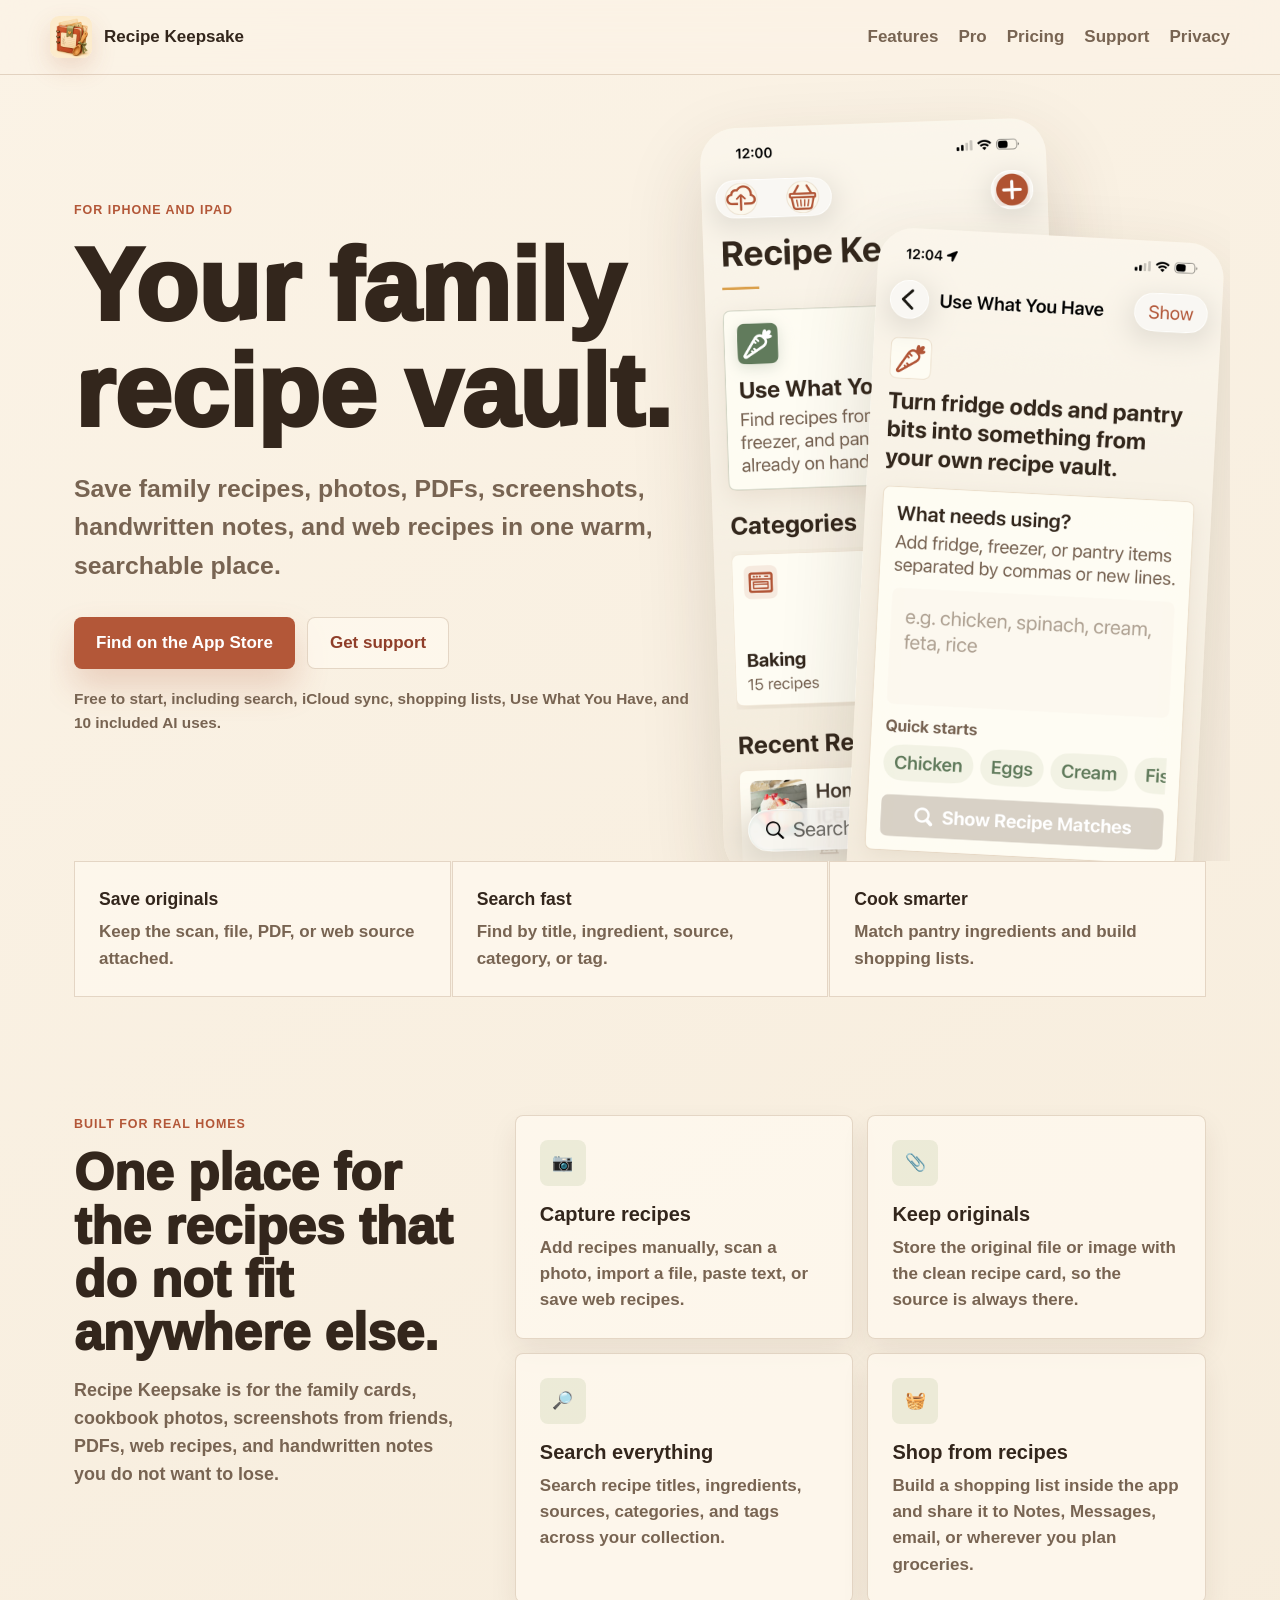
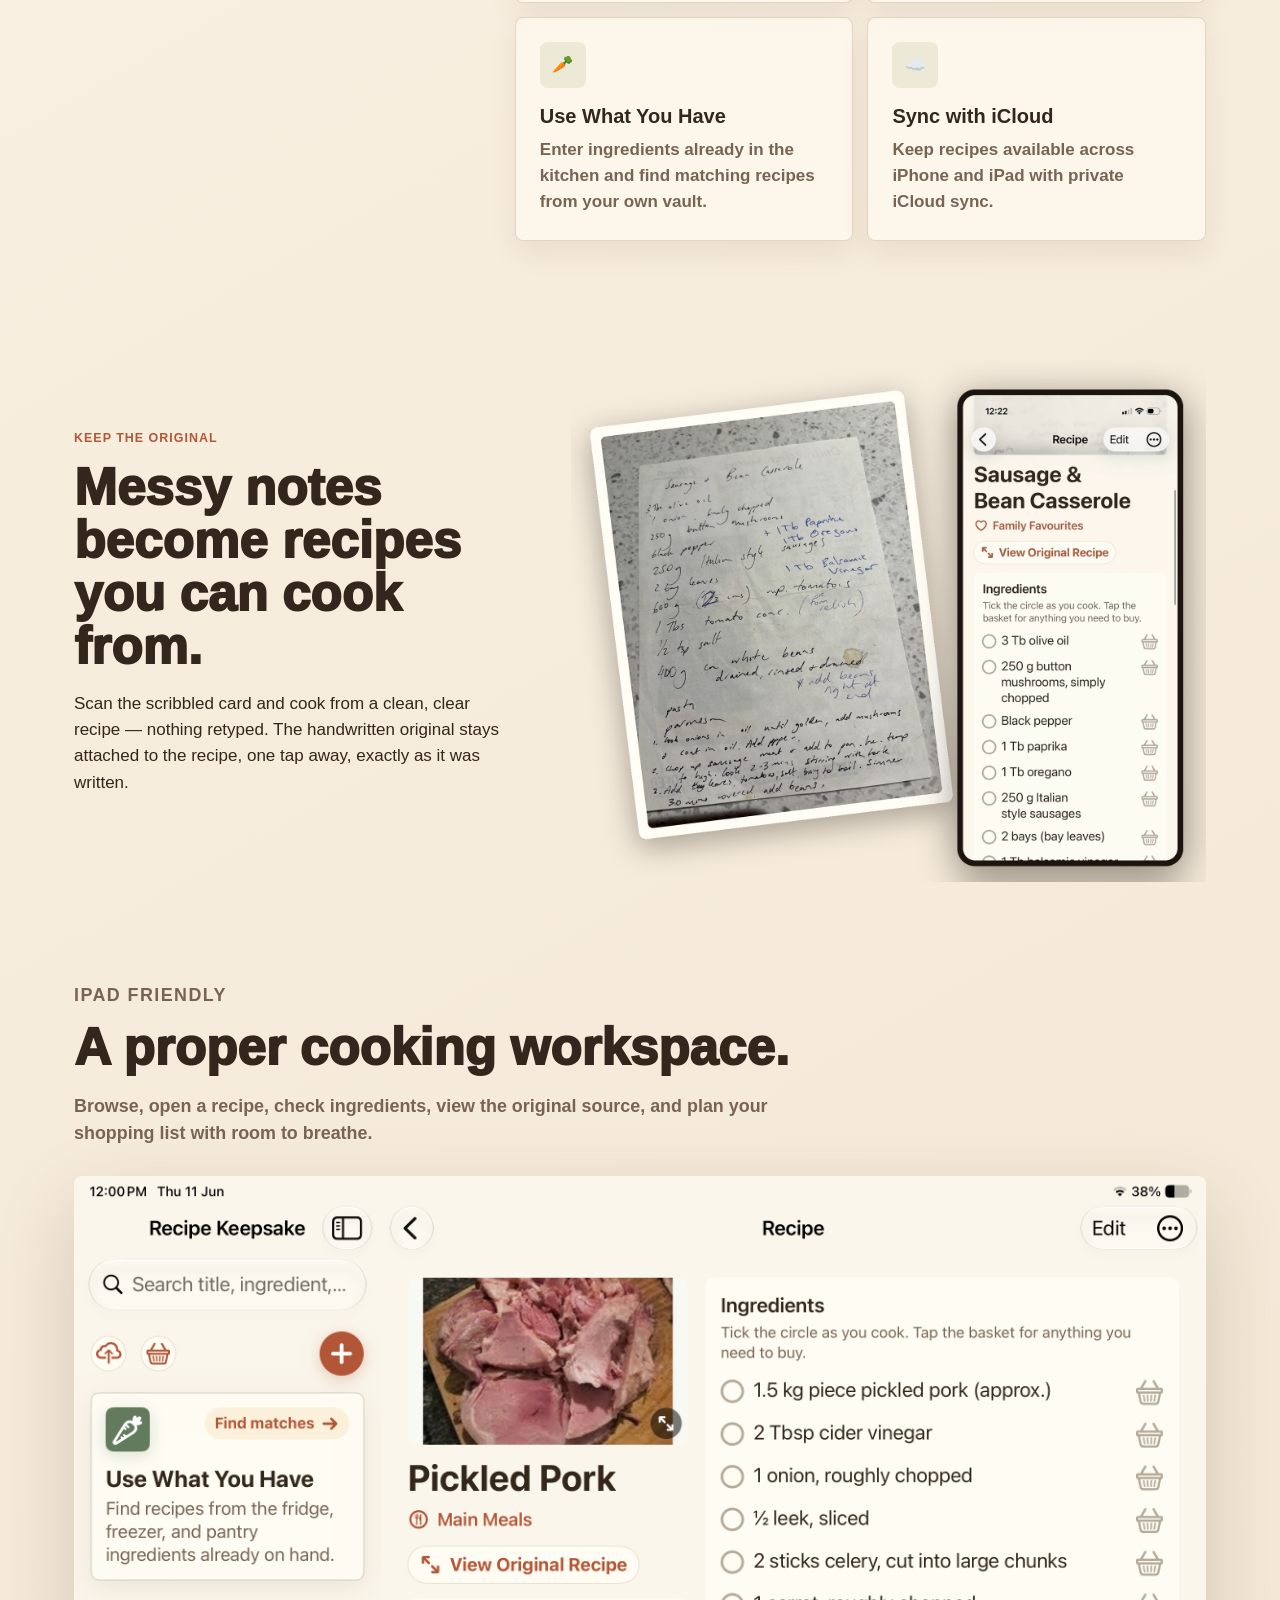
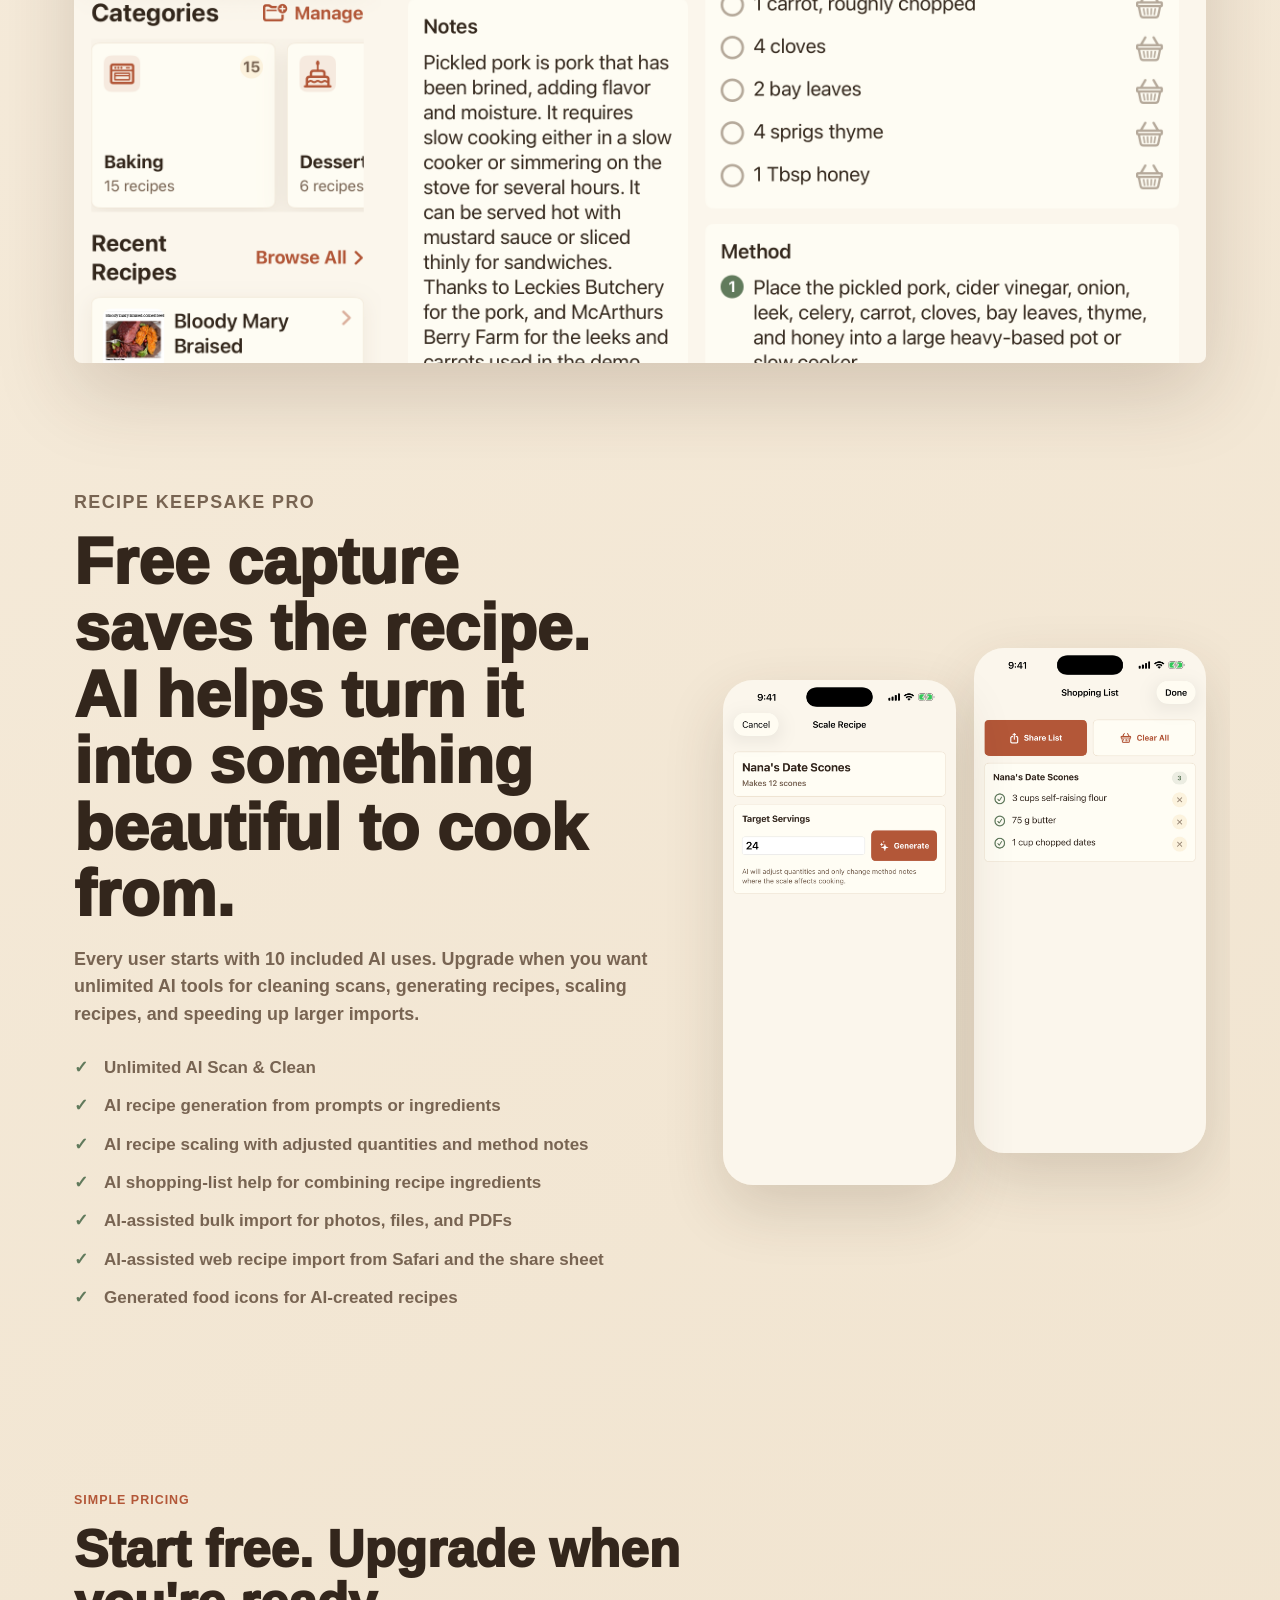
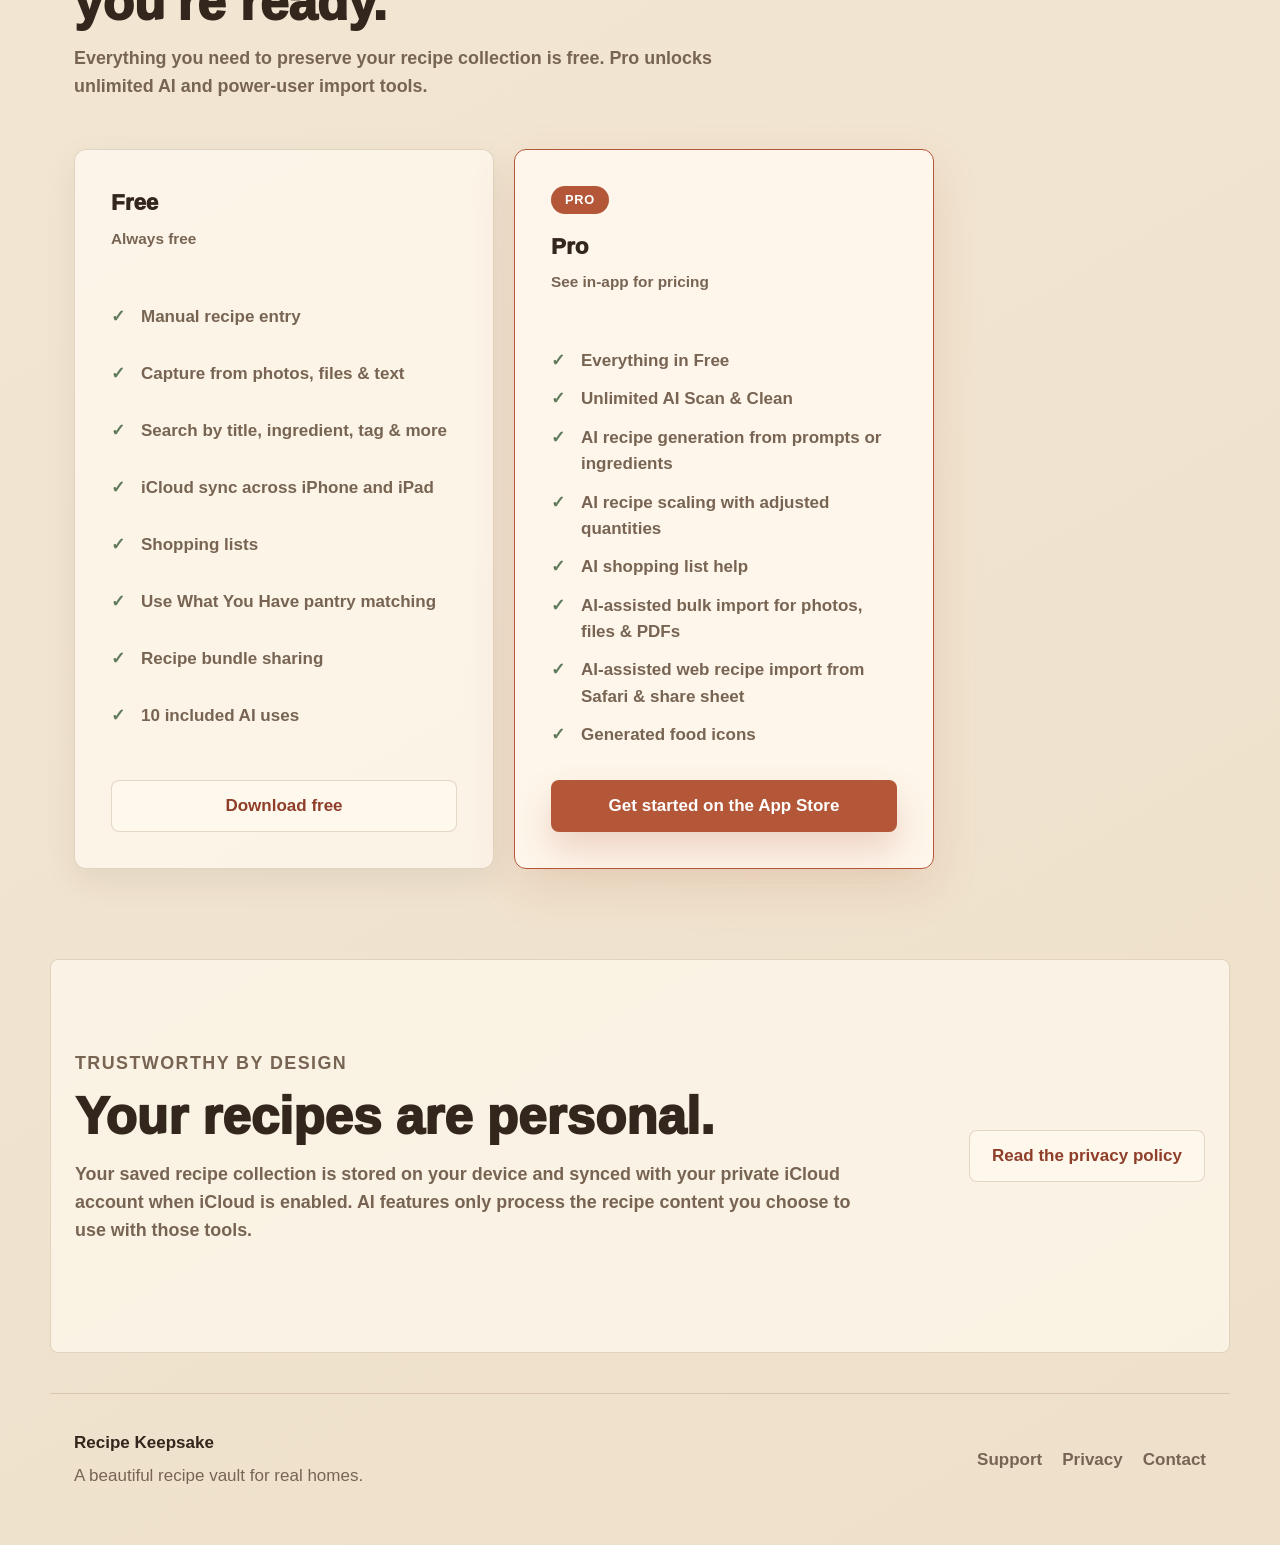
<file: index.html>
<!doctype html>
<html lang="en">
<head>
  <meta charset="utf-8">
  <meta name="viewport" content="width=device-width, initial-scale=1">
  <title>Recipe Keepsake | Your Family Recipe Vault</title>
  <meta name="description" content="Recipe Keepsake is an iPhone and iPad app for saving family recipes, photos, PDFs, screenshots, and web recipes in one warm, searchable place.">
  <meta property="og:title" content="Recipe Keepsake">
  <meta property="og:description" content="Save family recipes, photos, PDFs, screenshots, and web recipes in one beautiful recipe vault.">
  <meta property="og:type" content="website">
  <meta property="og:url" content="https://nhcottier.github.io/RecipeKeepsake/">
  <meta property="og:image" content="assets/screens/iphone-vault.png">
  <link rel="canonical" href="https://nhcottier.github.io/RecipeKeepsake/">
  <link rel="icon" href="assets/icons/app-icon.png">
  <link rel="apple-touch-icon" href="assets/icons/app-icon.png">
  <link rel="stylesheet" href="styles.css">
  <script type="application/ld+json">
  {
    "@context": "https://schema.org",
    "@type": "MobileApplication",
    "name": "Recipe Keepsake",
    "operatingSystem": "iOS",
    "applicationCategory": "FoodApplication",
    "description": "Save family recipes, photos, PDFs, screenshots, handwritten notes, and web recipes in one warm, searchable place. For iPhone and iPad.",
    "url": "https://apps.apple.com/app/recipe-keepsake-ai-scanner/id6770421868",
    "offers": [
      {
        "@type": "Offer",
        "price": "0",
        "priceCurrency": "USD",
        "description": "Free tier with 10 AI credits"
      }
    ]
  }
  </script>
</head>
<body>
  <header class="site-header">
    <a class="brand" href="index.html" aria-label="Recipe Keepsake home">
      <img src="assets/icons/app-icon.png" alt="">
      <span>Recipe Keepsake</span>
    </a>
    <nav aria-label="Main navigation">
      <a href="#features">Features</a>
      <a href="#pro">Pro</a>
      <a href="#pricing">Pricing</a>
      <a href="support.html">Support</a>
      <a href="privacy.html">Privacy</a>
    </nav>
  </header>

  <main>
    <section class="hero">
      <div class="hero-copy">
        <p class="eyebrow">For iPhone and iPad</p>
        <h1>Your family recipe vault.</h1>
        <p class="lede">Save family recipes, photos, PDFs, screenshots, handwritten notes, and web recipes in one warm, searchable place.</p>
        <div class="hero-actions" id="download">
          <a class="button primary" href="https://apps.apple.com/app/recipe-keepsake-ai-scanner/id6770421868">Find on the App Store</a>
          <a class="button secondary" href="support.html">Get support</a>
        </div>
        <p class="fine-print">Free to start, including search, iCloud sync, shopping lists, Use What You Have, and 10 included AI uses.</p>
      </div>
      <div class="hero-art" aria-label="Recipe Keepsake app screenshots">
        <img class="phone-shot main-shot" src="assets/screens/iphone-vault.png" alt="Recipe Keepsake home screen showing recipe categories and recent recipes">
        <img class="phone-shot side-shot" src="assets/screens/iphone-pantry.png" alt="Use What You Have screen showing pantry ingredient matching">
      </div>
    </section>

    <section class="trust-strip" aria-label="Key benefits">
      <div>
        <strong>Save originals</strong>
        <span>Keep the scan, file, PDF, or web source attached.</span>
      </div>
      <div>
        <strong>Search fast</strong>
        <span>Find by title, ingredient, source, category, or tag.</span>
      </div>
      <div>
        <strong>Cook smarter</strong>
        <span>Match pantry ingredients and build shopping lists.</span>
      </div>
    </section>

    <section class="section split" id="features">
      <div>
        <p class="eyebrow">Built for real homes</p>
        <h2>One place for the recipes that do not fit anywhere else.</h2>
        <p>Recipe Keepsake is for the family cards, cookbook photos, screenshots from friends, PDFs, web recipes, and handwritten notes you do not want to lose.</p>
      </div>
      <div class="feature-grid">
        <article>
          <span class="icon">📷</span>
          <h3>Capture recipes</h3>
          <p>Add recipes manually, scan a photo, import a file, paste text, or save web recipes.</p>
        </article>
        <article>
          <span class="icon">📎</span>
          <h3>Keep originals</h3>
          <p>Store the original file or image with the clean recipe card, so the source is always there.</p>
        </article>
        <article>
          <span class="icon">🔎</span>
          <h3>Search everything</h3>
          <p>Search recipe titles, ingredients, sources, categories, and tags across your collection.</p>
        </article>
        <article>
          <span class="icon">🧺</span>
          <h3>Shop from recipes</h3>
          <p>Build a shopping list inside the app and share it to Notes, Messages, email, or wherever you plan groceries.</p>
        </article>
        <article>
          <span class="icon">🥕</span>
          <h3>Use What You Have</h3>
          <p>Enter ingredients already in the kitchen and find matching recipes from your own vault.</p>
        </article>
        <article>
          <span class="icon">☁️</span>
          <h3>Sync with iCloud</h3>
          <p>Keep recipes available across iPhone and iPad with private iCloud sync.</p>
        </article>
      </div>
    </section>

    <section class="section pair-section" id="originals">
      <div class="pair-copy">
        <p class="eyebrow">Keep the original</p>
        <h2>Messy notes become recipes you can cook from.</h2>
        <p>Scan the scribbled card and cook from a clean, clear recipe — nothing retyped. The handwritten original stays attached to the recipe, one tap away, exactly as it was written.</p>
      </div>
      <img class="pair-art" src="assets/screens/original-vs-card.webp" alt="A handwritten Sausage and Bean Casserole note shown next to the same recipe as a clean card in Recipe Keepsake">
    </section>

    <section class="showcase">
      <div class="showcase-copy">
        <p class="eyebrow">iPad friendly</p>
        <h2>A proper cooking workspace.</h2>
        <p>Browse, open a recipe, check ingredients, view the original source, and plan your shopping list with room to breathe.</p>
      </div>
      <img src="assets/screens/ipad-vault.png" alt="Recipe Keepsake on iPad showing recipe vault and recipe detail">
    </section>

    <section class="section pro-section" id="pro">
      <div class="pro-copy">
        <p class="eyebrow">Recipe Keepsake Pro</p>
        <h2>Free capture saves the recipe. AI helps turn it into something beautiful to cook from.</h2>
        <p>Every user starts with 10 included AI uses. Upgrade when you want unlimited AI tools for cleaning scans, generating recipes, scaling recipes, and speeding up larger imports.</p>
        <ul class="check-list">
          <li>Unlimited AI Scan & Clean</li>
          <li>AI recipe generation from prompts or ingredients</li>
          <li>AI recipe scaling with adjusted quantities and method notes</li>
          <li>AI shopping-list help for combining recipe ingredients</li>
          <li>AI-assisted bulk import for photos, files, and PDFs</li>
          <li>AI-assisted web recipe import from Safari and the share sheet</li>
          <li>Generated food icons for AI-created recipes</li>
        </ul>
      </div>
      <div class="stacked-shots">
        <img src="assets/screens/iphone-scale.png" alt="Recipe scaling screen in Recipe Keepsake">
        <img src="assets/screens/iphone-shopping.png" alt="Shopping list screen in Recipe Keepsake">
      </div>
    </section>

    <section class="section pricing-section" id="pricing">
      <div class="pricing-header-copy">
        <p class="eyebrow">Simple pricing</p>
        <h2>Start free. Upgrade when you're ready.</h2>
        <p>Everything you need to preserve your recipe collection is free. Pro unlocks unlimited AI and power-user import tools.</p>
      </div>
      <div class="pricing-grid">
        <div class="pricing-card">
          <p class="plan-name">Free</p>
          <p class="plan-price">Always free</p>
          <ul class="check-list">
            <li>Manual recipe entry</li>
            <li>Capture from photos, files &amp; text</li>
            <li>Search by title, ingredient, tag &amp; more</li>
            <li>iCloud sync across iPhone and iPad</li>
            <li>Shopping lists</li>
            <li>Use What You Have pantry matching</li>
            <li>Recipe bundle sharing</li>
            <li>10 included AI uses</li>
          </ul>
          <a class="button secondary" href="https://apps.apple.com/app/recipe-keepsake-ai-scanner/id6770421868">Download free</a>
        </div>
        <div class="pricing-card pricing-card--pro">
          <p class="plan-badge">Pro</p>
          <p class="plan-name">Pro</p>
          <p class="plan-price">See in-app for pricing</p>
          <ul class="check-list">
            <li>Everything in Free</li>
            <li>Unlimited AI Scan &amp; Clean</li>
            <li>AI recipe generation from prompts or ingredients</li>
            <li>AI recipe scaling with adjusted quantities</li>
            <li>AI shopping list help</li>
            <li>AI-assisted bulk import for photos, files &amp; PDFs</li>
            <li>AI-assisted web recipe import from Safari &amp; share sheet</li>
            <li>Generated food icons</li>
          </ul>
          <a class="button primary" href="https://apps.apple.com/app/recipe-keepsake-ai-scanner/id6770421868">Get started on the App Store</a>
        </div>
      </div>
    </section>

    <section class="section privacy-callout">
      <div>
        <p class="eyebrow">Trustworthy by design</p>
        <h2>Your recipes are personal.</h2>
        <p>Your saved recipe collection is stored on your device and synced with your private iCloud account when iCloud is enabled. AI features only process the recipe content you choose to use with those tools.</p>
      </div>
      <a class="button secondary" href="privacy.html">Read the privacy policy</a>
    </section>
  </main>

  <footer class="site-footer">
    <div>
      <strong>Recipe Keepsake</strong>
      <p>A beautiful recipe vault for real homes.</p>
    </div>
    <nav aria-label="Footer navigation">
      <a href="support.html">Support</a>
      <a href="privacy.html">Privacy</a>
      <a href="mailto:nick@hyspecs.co.nz?subject=Recipe%20Keepsake%20Support">Contact</a>
    </nav>
  </footer>
</body>
</html>
</file>
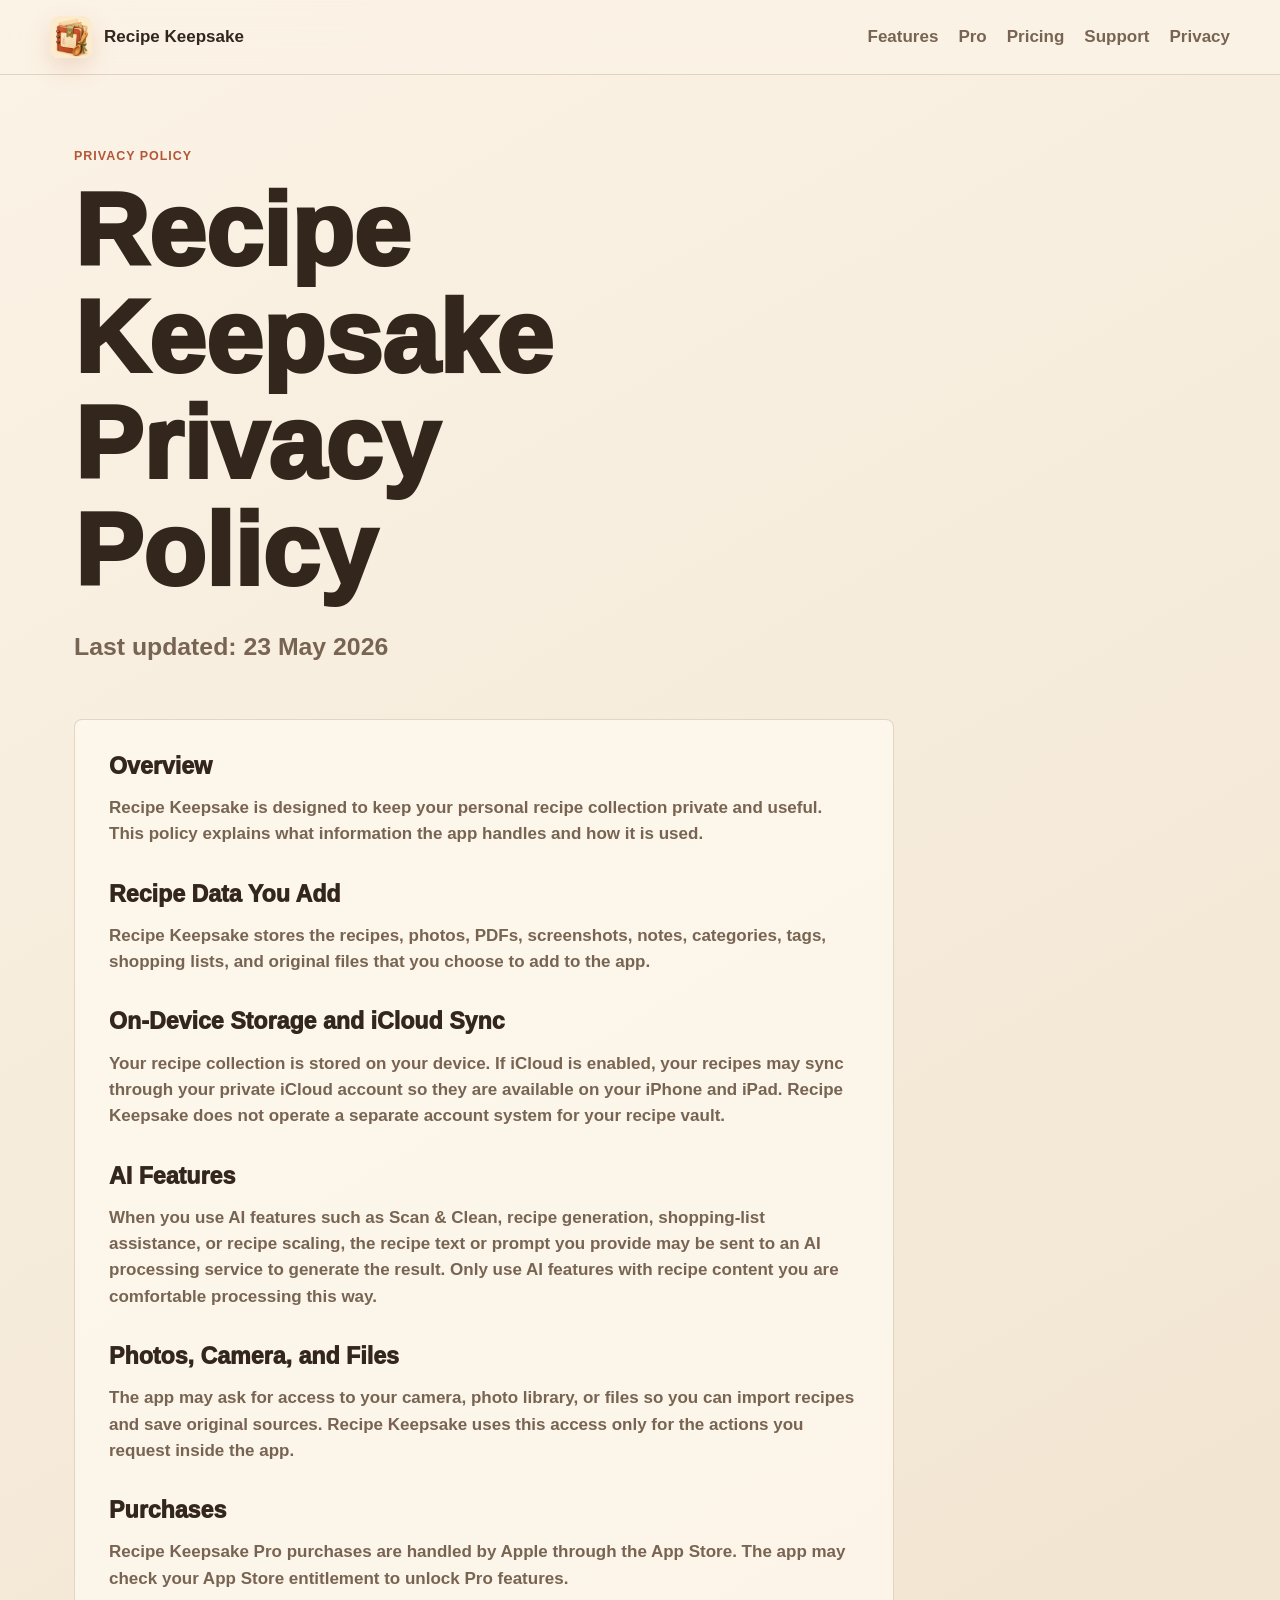
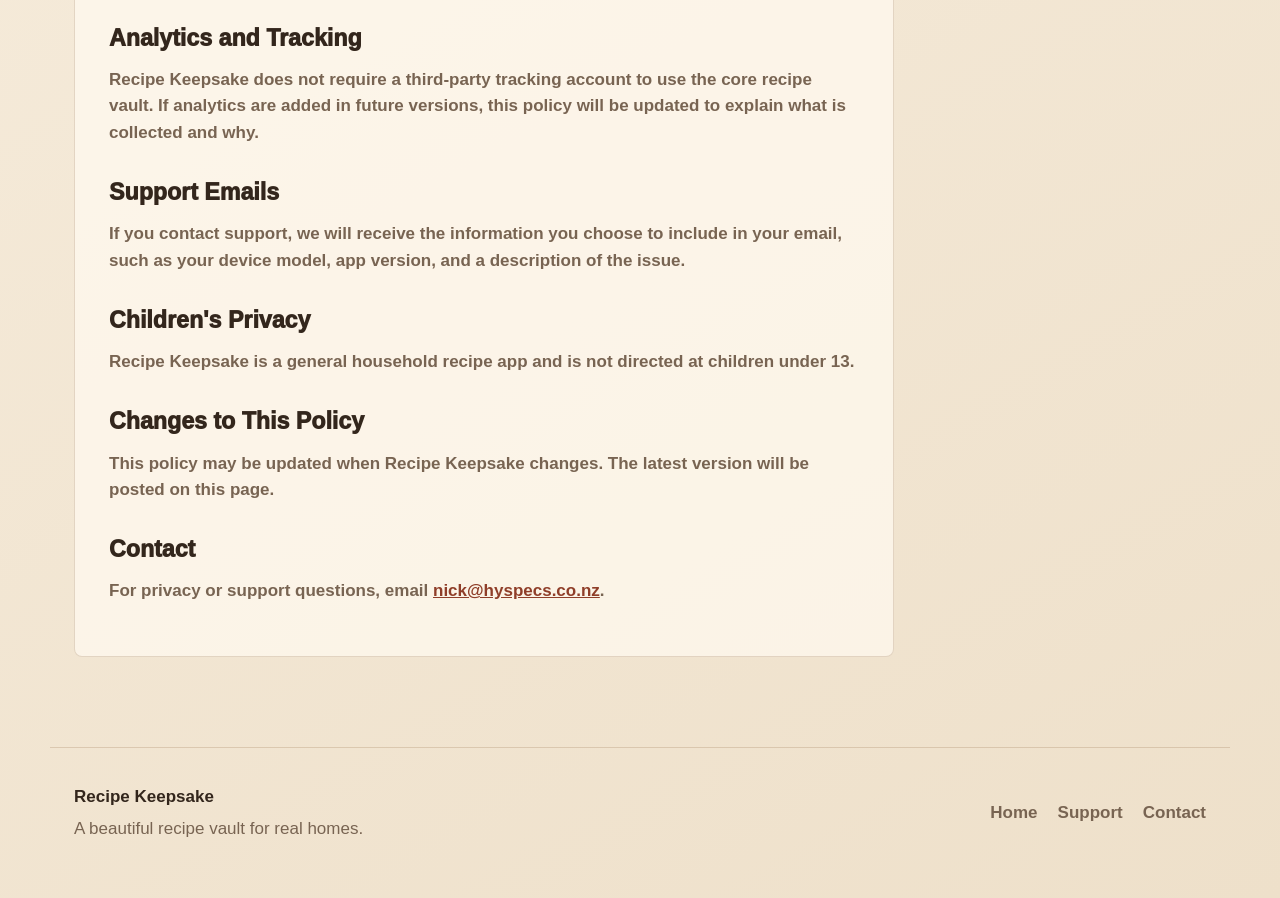
<file: privacy.html>
<!doctype html>
<html lang="en">
<head>
  <meta charset="utf-8">
  <meta name="viewport" content="width=device-width, initial-scale=1">
  <title>Privacy Policy | Recipe Keepsake</title>
  <meta name="description" content="Privacy policy for Recipe Keepsake.">
  <meta property="og:url" content="https://nhcottier.github.io/RecipeKeepsake/privacy.html">
  <link rel="canonical" href="https://nhcottier.github.io/RecipeKeepsake/privacy.html">
  <link rel="icon" href="assets/icons/app-icon.png">
  <link rel="stylesheet" href="styles.css">
</head>
<body>
  <header class="site-header">
    <a class="brand" href="index.html"><img src="assets/icons/app-icon.png" alt=""><span>Recipe Keepsake</span></a>
    <nav aria-label="Main navigation">
      <a href="index.html#features">Features</a>
      <a href="index.html#pro">Pro</a>
      <a href="index.html#pricing">Pricing</a>
      <a href="support.html">Support</a>
      <a href="privacy.html">Privacy</a>
    </nav>
  </header>

  <main class="page policy">
    <section class="page-hero">
      <p class="eyebrow">Privacy Policy</p>
      <h1>Recipe Keepsake Privacy Policy</h1>
      <p class="lede">Last updated: 23 May 2026</p>
    </section>

    <section class="policy-body">
      <h2>Overview</h2>
      <p>Recipe Keepsake is designed to keep your personal recipe collection private and useful. This policy explains what information the app handles and how it is used.</p>

      <h2>Recipe Data You Add</h2>
      <p>Recipe Keepsake stores the recipes, photos, PDFs, screenshots, notes, categories, tags, shopping lists, and original files that you choose to add to the app.</p>

      <h2>On-Device Storage and iCloud Sync</h2>
      <p>Your recipe collection is stored on your device. If iCloud is enabled, your recipes may sync through your private iCloud account so they are available on your iPhone and iPad. Recipe Keepsake does not operate a separate account system for your recipe vault.</p>

      <h2>AI Features</h2>
      <p>When you use AI features such as Scan & Clean, recipe generation, shopping-list assistance, or recipe scaling, the recipe text or prompt you provide may be sent to an AI processing service to generate the result. Only use AI features with recipe content you are comfortable processing this way.</p>

      <h2>Photos, Camera, and Files</h2>
      <p>The app may ask for access to your camera, photo library, or files so you can import recipes and save original sources. Recipe Keepsake uses this access only for the actions you request inside the app.</p>

      <h2>Purchases</h2>
      <p>Recipe Keepsake Pro purchases are handled by Apple through the App Store. The app may check your App Store entitlement to unlock Pro features.</p>

      <h2>Analytics and Tracking</h2>
      <p>Recipe Keepsake does not require a third-party tracking account to use the core recipe vault. If analytics are added in future versions, this policy will be updated to explain what is collected and why.</p>

      <h2>Support Emails</h2>
      <p>If you contact support, we will receive the information you choose to include in your email, such as your device model, app version, and a description of the issue.</p>

      <h2>Children's Privacy</h2>
      <p>Recipe Keepsake is a general household recipe app and is not directed at children under 13.</p>

      <h2>Changes to This Policy</h2>
      <p>This policy may be updated when Recipe Keepsake changes. The latest version will be posted on this page.</p>

      <h2>Contact</h2>
      <p>For privacy or support questions, email <a href="mailto:nick@hyspecs.co.nz?subject=Recipe%20Keepsake%20Privacy">nick@hyspecs.co.nz</a>.</p>
    </section>
  </main>

  <footer class="site-footer">
    <div><strong>Recipe Keepsake</strong><p>A beautiful recipe vault for real homes.</p></div>
    <nav><a href="index.html">Home</a><a href="support.html">Support</a><a href="mailto:nick@hyspecs.co.nz?subject=Recipe%20Keepsake%20Privacy">Contact</a></nav>
  </footer>
</body>
</html>
</file>
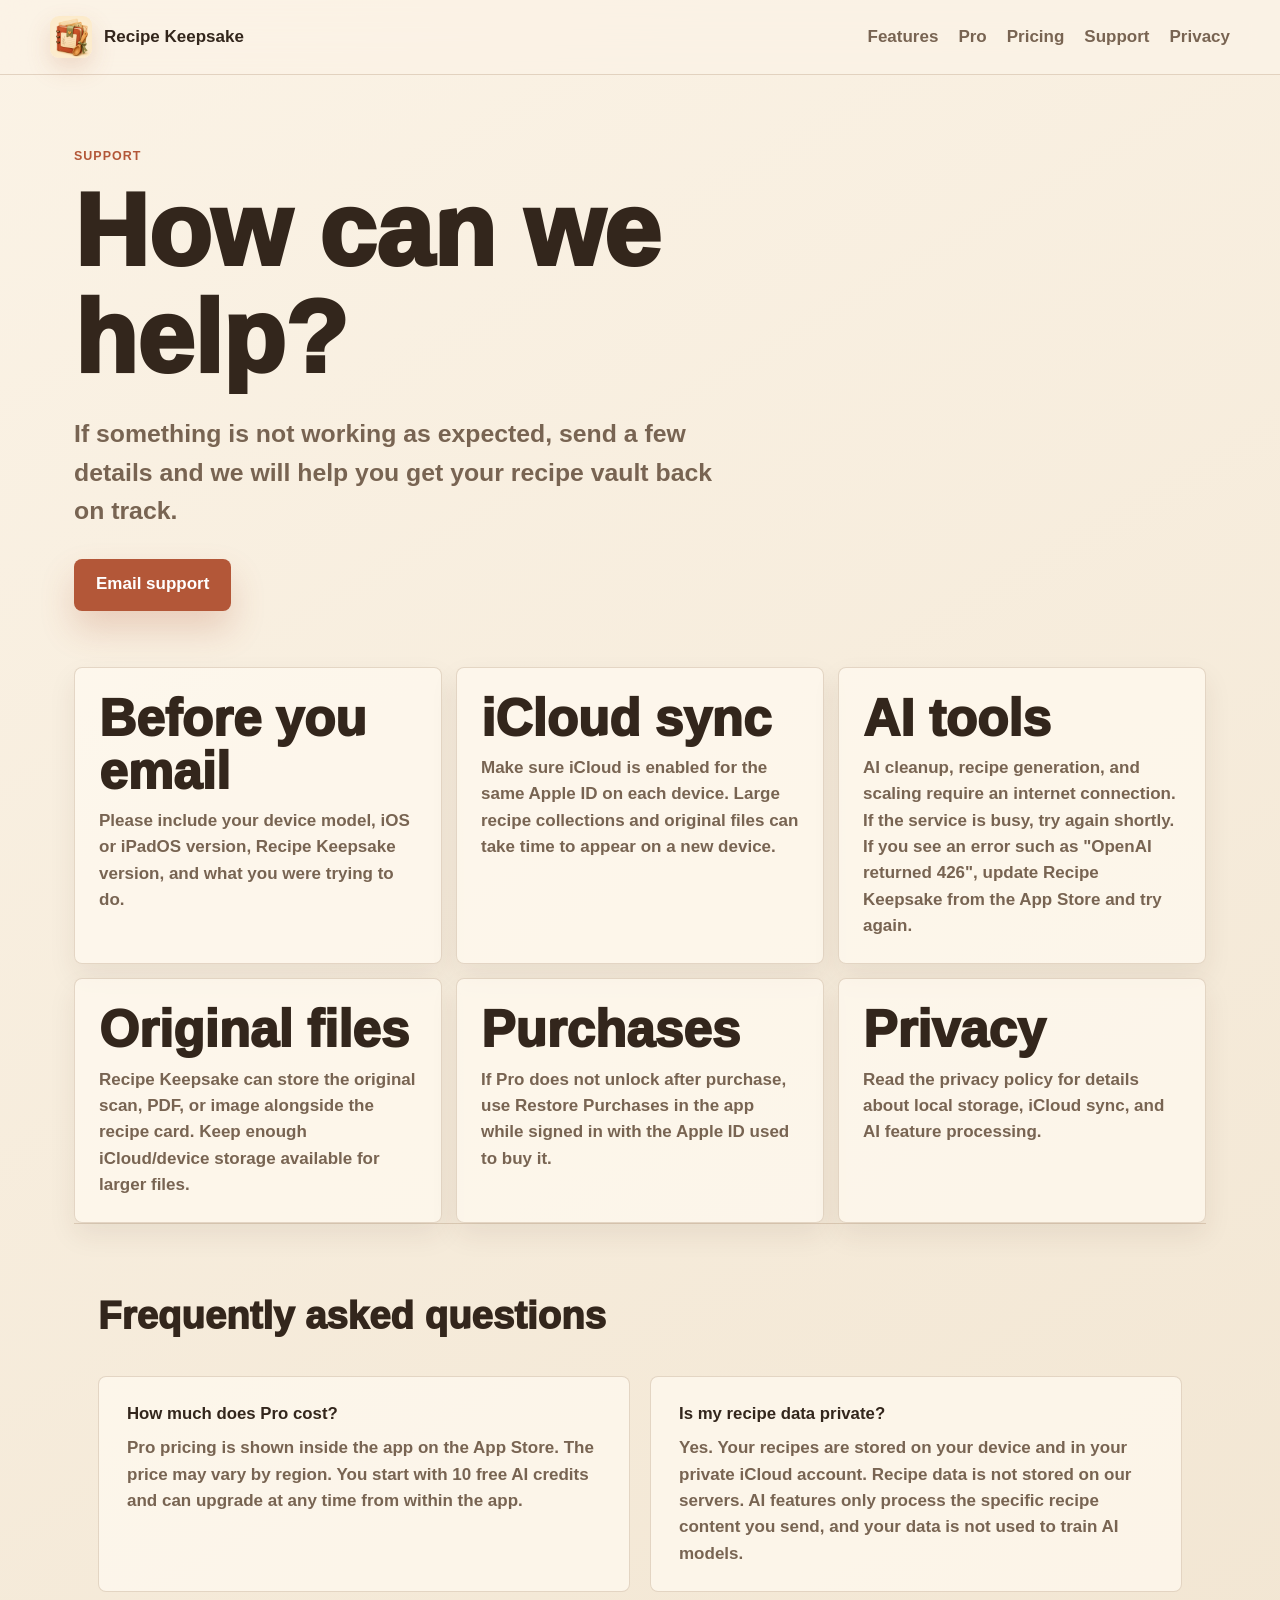
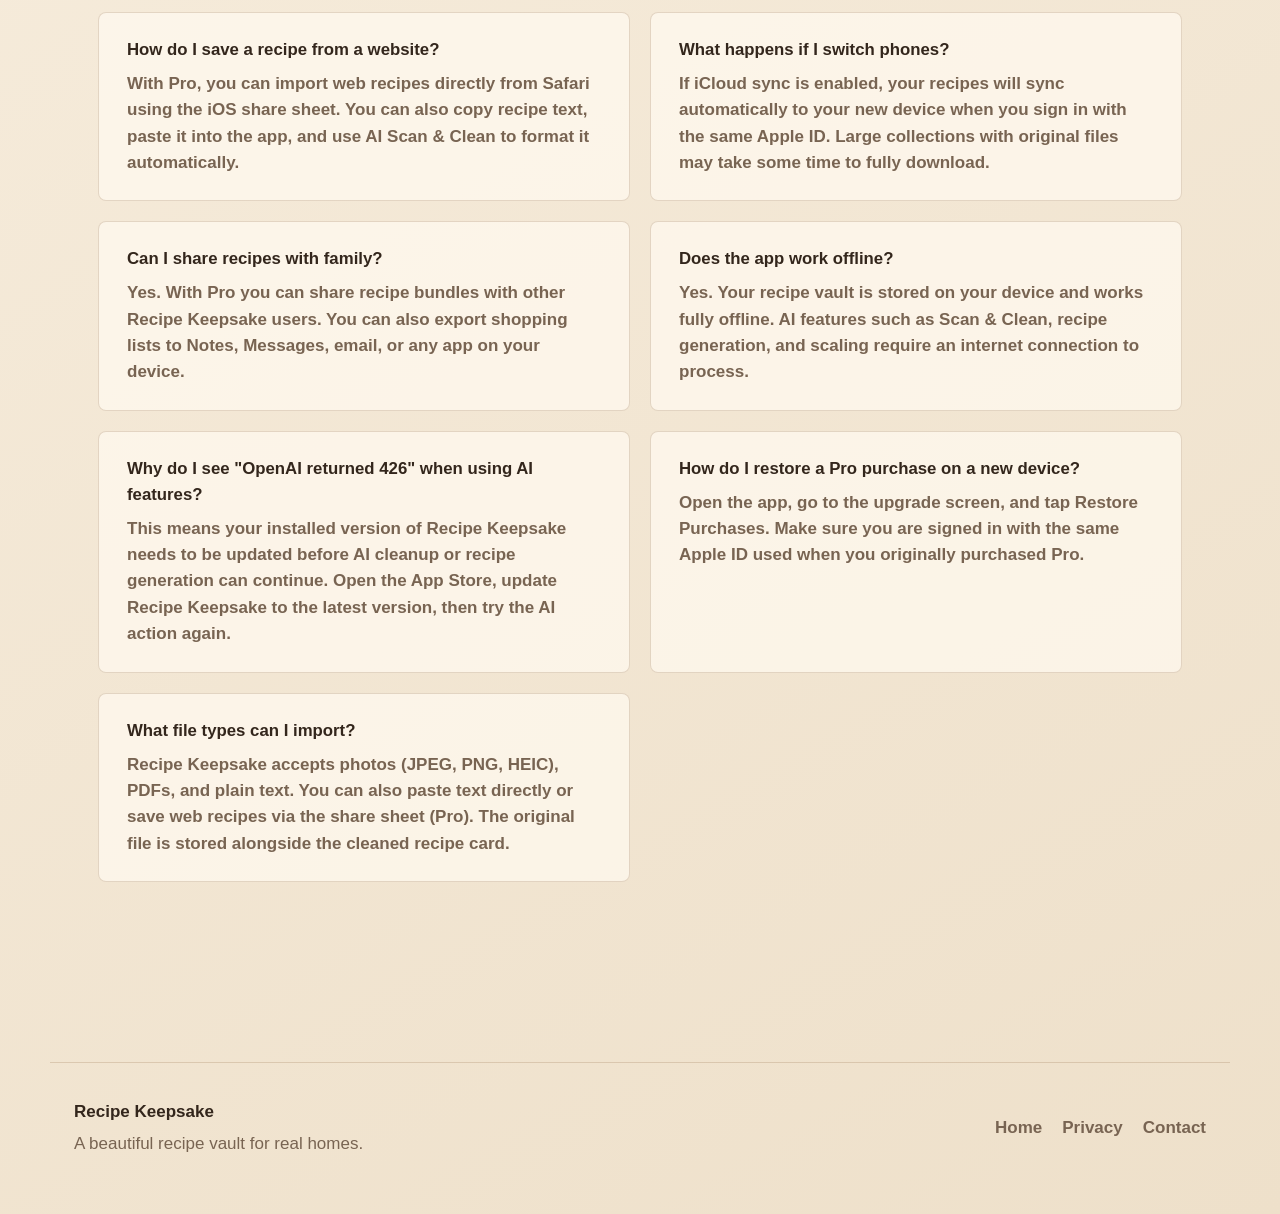
<file: support.html>
<!doctype html>
<html lang="en">
<head>
  <meta charset="utf-8">
  <meta name="viewport" content="width=device-width, initial-scale=1">
  <title>Support | Recipe Keepsake</title>
  <meta name="description" content="Support for Recipe Keepsake, the family recipe vault for iPhone and iPad.">
  <meta property="og:url" content="https://nhcottier.github.io/RecipeKeepsake/support.html">
  <link rel="canonical" href="https://nhcottier.github.io/RecipeKeepsake/support.html">
  <link rel="icon" href="assets/icons/app-icon.png">
  <link rel="stylesheet" href="styles.css">
</head>
<body>
  <header class="site-header">
    <a class="brand" href="index.html"><img src="assets/icons/app-icon.png" alt=""><span>Recipe Keepsake</span></a>
    <nav aria-label="Main navigation">
      <a href="index.html#features">Features</a>
      <a href="index.html#pro">Pro</a>
      <a href="index.html#pricing">Pricing</a>
      <a href="support.html">Support</a>
      <a href="privacy.html">Privacy</a>
    </nav>
  </header>

  <main class="page">
    <section class="page-hero">
      <p class="eyebrow">Support</p>
      <h1>How can we help?</h1>
      <p class="lede">If something is not working as expected, send a few details and we will help you get your recipe vault back on track.</p>
      <a class="button primary" href="mailto:nick@hyspecs.co.nz?subject=Recipe%20Keepsake%20Support&body=Device%20model%3A%0AiOS%20version%3A%0ARecipe%20Keepsake%20version%3A%0AWhat%20happened%3A%0ASteps%20to%20reproduce%3A">Email support</a>
    </section>

    <section class="support-grid">
      <article>
        <h2>Before you email</h2>
        <p>Please include your device model, iOS or iPadOS version, Recipe Keepsake version, and what you were trying to do.</p>
      </article>
      <article>
        <h2>iCloud sync</h2>
        <p>Make sure iCloud is enabled for the same Apple ID on each device. Large recipe collections and original files can take time to appear on a new device.</p>
      </article>
      <article>
        <h2>AI tools</h2>
        <p>AI cleanup, recipe generation, and scaling require an internet connection. If the service is busy, try again shortly. If you see an error such as "OpenAI returned 426", update Recipe Keepsake from the App Store and try again.</p>
      </article>
      <article>
        <h2>Original files</h2>
        <p>Recipe Keepsake can store the original scan, PDF, or image alongside the recipe card. Keep enough iCloud/device storage available for larger files.</p>
      </article>
      <article>
        <h2>Purchases</h2>
        <p>If Pro does not unlock after purchase, use Restore Purchases in the app while signed in with the Apple ID used to buy it.</p>
      </article>
      <article>
        <h2>Privacy</h2>
        <p>Read the privacy policy for details about local storage, iCloud sync, and AI feature processing.</p>
      </article>
    </section>

    <section class="faq-section">
      <h2>Frequently asked questions</h2>
      <dl class="faq-list">
        <div class="faq-item">
          <dt>How much does Pro cost?</dt>
          <dd>Pro pricing is shown inside the app on the App Store. The price may vary by region. You start with 10 free AI credits and can upgrade at any time from within the app.</dd>
        </div>
        <div class="faq-item">
          <dt>Is my recipe data private?</dt>
          <dd>Yes. Your recipes are stored on your device and in your private iCloud account. Recipe data is not stored on our servers. AI features only process the specific recipe content you send, and your data is not used to train AI models.</dd>
        </div>
        <div class="faq-item">
          <dt>How do I save a recipe from a website?</dt>
          <dd>With Pro, you can import web recipes directly from Safari using the iOS share sheet. You can also copy recipe text, paste it into the app, and use AI Scan &amp; Clean to format it automatically.</dd>
        </div>
        <div class="faq-item">
          <dt>What happens if I switch phones?</dt>
          <dd>If iCloud sync is enabled, your recipes will sync automatically to your new device when you sign in with the same Apple ID. Large collections with original files may take some time to fully download.</dd>
        </div>
        <div class="faq-item">
          <dt>Can I share recipes with family?</dt>
          <dd>Yes. With Pro you can share recipe bundles with other Recipe Keepsake users. You can also export shopping lists to Notes, Messages, email, or any app on your device.</dd>
        </div>
        <div class="faq-item">
          <dt>Does the app work offline?</dt>
          <dd>Yes. Your recipe vault is stored on your device and works fully offline. AI features such as Scan &amp; Clean, recipe generation, and scaling require an internet connection to process.</dd>
        </div>
        <div class="faq-item">
          <dt>Why do I see "OpenAI returned 426" when using AI features?</dt>
          <dd>This means your installed version of Recipe Keepsake needs to be updated before AI cleanup or recipe generation can continue. Open the App Store, update Recipe Keepsake to the latest version, then try the AI action again.</dd>
        </div>
        <div class="faq-item">
          <dt>How do I restore a Pro purchase on a new device?</dt>
          <dd>Open the app, go to the upgrade screen, and tap Restore Purchases. Make sure you are signed in with the same Apple ID used when you originally purchased Pro.</dd>
        </div>
        <div class="faq-item">
          <dt>What file types can I import?</dt>
          <dd>Recipe Keepsake accepts photos (JPEG, PNG, HEIC), PDFs, and plain text. You can also paste text directly or save web recipes via the share sheet (Pro). The original file is stored alongside the cleaned recipe card.</dd>
        </div>
      </dl>
    </section>
  </main>

  <footer class="site-footer">
    <div><strong>Recipe Keepsake</strong><p>A beautiful recipe vault for real homes.</p></div>
    <nav><a href="index.html">Home</a><a href="privacy.html">Privacy</a><a href="mailto:nick@hyspecs.co.nz?subject=Recipe%20Keepsake%20Support">Contact</a></nav>
  </footer>
</body>
</html>
</file>
<file: styles.css>
:root {
  --bg: #fbf3e6;
  --bg-2: #eee0ca;
  --surface: #fffaf0;
  --paper: #f8eccc;
  --ink: #33261c;
  --muted: #786452;
  --terra: #b35738;
  --terra-dark: #8f3e29;
  --sage: #617a5c;
  --line: rgba(148, 109, 72, 0.24);
  --shadow: rgba(64, 41, 24, 0.16);
  --max: 1180px;
}

* {
  box-sizing: border-box;
}

html {
  scroll-behavior: smooth;
}

body {
  margin: 0;
  background: linear-gradient(150deg, var(--bg), var(--bg-2));
  color: var(--ink);
  font-family: -apple-system, BlinkMacSystemFont, "SF Pro Text", "Segoe UI", sans-serif;
  font-size: 17px;
  line-height: 1.55;
  overflow-x: hidden;
}

img {
  display: block;
  max-width: 100%;
}

a {
  color: inherit;
}

.site-header {
  position: sticky;
  top: 0;
  z-index: 20;
  display: flex;
  align-items: center;
  justify-content: space-between;
  gap: 24px;
  padding: 16px max(24px, calc((100vw - var(--max)) / 2));
  background: rgba(251, 243, 230, 0.86);
  border-bottom: 1px solid var(--line);
  backdrop-filter: blur(18px);
}

.brand {
  display: inline-flex;
  align-items: center;
  gap: 12px;
  font-weight: 850;
  text-decoration: none;
}

.brand img {
  width: 42px;
  height: 42px;
  border-radius: 9px;
  box-shadow: 0 10px 24px rgba(179, 87, 56, 0.18);
}

.site-header nav,
.site-footer nav {
  display: flex;
  align-items: center;
  gap: 20px;
  flex-wrap: wrap;
}

.site-header nav a,
.site-footer nav a {
  color: var(--muted);
  font-weight: 750;
  text-decoration: none;
}

.site-header nav a:hover,
.site-footer nav a:hover {
  color: var(--terra);
}

.hero {
  display: grid;
  grid-template-columns: minmax(0, 0.96fr) minmax(0, 1.04fr);
  align-items: center;
  gap: 64px;
  max-width: var(--max);
  min-height: 780px;
  margin: 0 auto;
  padding: 48px 24px;
  overflow: hidden;
}

.hero-copy {
  width: min(620px, calc(100vw - 48px));
  max-width: 620px;
  min-width: 0;
  position: relative;
  z-index: 2;
}

.eyebrow {
  margin: 0 0 12px;
  color: var(--terra);
  font-size: 0.78rem;
  font-weight: 900;
  letter-spacing: 0.08em;
  text-transform: uppercase;
}

h1,
h2,
h3 {
  margin: 0;
  line-height: 1.04;
  letter-spacing: 0;
}

h1 {
  max-width: 650px;
  font-size: clamp(3.6rem, 8vw, 6.7rem);
  font-weight: 950;
}

h2 {
  font-size: clamp(2.2rem, 4vw, 4.2rem);
  font-weight: 930;
}

h3 {
  font-size: 1.25rem;
  font-weight: 900;
}

.lede {
  max-width: 640px;
  margin: 24px 0 0;
  color: var(--muted);
  font-size: clamp(1.2rem, 2.1vw, 1.55rem);
  font-weight: 650;
}

.hero-actions {
  display: flex;
  gap: 12px;
  flex-wrap: wrap;
  margin-top: 32px;
  max-width: 100%;
}

.button {
  display: inline-flex;
  align-items: center;
  justify-content: center;
  max-width: 100%;
  min-height: 52px;
  padding: 0 22px;
  border-radius: 8px;
  font-weight: 850;
  text-decoration: none;
}

.button.primary {
  background: var(--terra);
  color: #fff;
  box-shadow: 0 18px 34px rgba(179, 87, 56, 0.22);
}

.button.secondary {
  background: rgba(255, 250, 240, 0.7);
  border: 1px solid var(--line);
  color: var(--terra-dark);
}

.fine-print {
  margin: 18px 0 0;
  color: var(--muted);
  font-size: 0.96rem;
  font-weight: 650;
}

.hero-art {
  position: relative;
  justify-self: end;
  width: min(100%, 560px);
  min-height: 690px;
  min-width: 0;
  z-index: 1;
}

.phone-shot {
  position: absolute;
  width: clamp(300px, 27vw, 390px);
  border-radius: 36px;
  box-shadow: 0 32px 80px var(--shadow);
}

.main-shot {
  right: 148px;
  top: 0;
  transform: rotate(-2deg);
}

.side-shot {
  right: 0;
  top: 112px;
  transform: rotate(3deg);
}

.trust-strip {
  display: grid;
  grid-template-columns: repeat(3, 1fr);
  gap: 1px;
  max-width: var(--max);
  margin: 0 auto 28px;
  padding: 0 24px;
}

.trust-strip div {
  min-height: 120px;
  padding: 24px;
  background: rgba(255, 250, 240, 0.7);
  border: 1px solid var(--line);
}

.trust-strip strong,
.trust-strip span {
  display: block;
}

.trust-strip strong {
  font-size: 1.1rem;
  font-weight: 900;
}

.trust-strip span {
  margin-top: 6px;
  color: var(--muted);
  font-weight: 650;
}

.section {
  max-width: var(--max);
  margin: 0 auto;
  padding: 90px 24px;
}

.split {
  display: grid;
  grid-template-columns: 0.72fr 1.28fr;
  gap: 52px;
}

.split > div > p:not(.eyebrow),
.showcase-copy p,
.pro-copy p,
.privacy-callout p {
  color: var(--muted);
  font-size: 1.12rem;
  font-weight: 620;
}

.feature-grid {
  display: grid;
  grid-template-columns: repeat(2, 1fr);
  gap: 14px;
}

.feature-grid article,
.support-grid article {
  min-height: 190px;
  padding: 24px;
  background: rgba(255, 250, 240, 0.72);
  border: 1px solid var(--line);
  border-radius: 8px;
  box-shadow: 0 12px 28px rgba(64, 41, 24, 0.08);
}

.feature-grid p,
.support-grid p {
  margin: 10px 0 0;
  color: var(--muted);
  font-weight: 620;
}

.icon {
  display: grid;
  width: 46px;
  height: 46px;
  margin-bottom: 18px;
  place-items: center;
  background: rgba(196, 206, 169, 0.3);
  border-radius: 8px;
}

.pair-section {
  display: grid;
  grid-template-columns: minmax(0, 0.82fr) minmax(0, 1.18fr);
  align-items: center;
  gap: 56px;
  padding-top: 30px;
  padding-bottom: 30px;
}

.pair-copy {
  min-width: 0;
}

.pair-art {
  width: 100%;
  min-width: 0;
}

.showcase {
  max-width: var(--max);
  margin: 0 auto;
  padding: 70px 24px 36px;
}

.showcase-copy {
  max-width: 720px;
  margin-bottom: 28px;
}

.showcase img {
  width: 100%;
  border-radius: 8px;
  box-shadow: 0 30px 80px rgba(64, 41, 24, 0.18);
}

.pro-section {
  display: grid;
  grid-template-columns: minmax(0, 0.98fr) minmax(0, 0.82fr);
  align-items: center;
  gap: 72px;
  overflow: hidden;
}

.pro-section h2 {
  font-size: clamp(2.35rem, 5vw, 5.35rem);
  max-width: 760px;
}

.pro-copy {
  min-width: 0;
  position: relative;
  z-index: 2;
}

.check-list {
  display: grid;
  gap: 12px;
  margin: 26px 0 0;
  padding: 0;
  list-style: none;
}

.check-list li {
  position: relative;
  padding-left: 30px;
  color: var(--muted);
  font-weight: 750;
}

.check-list li::before {
  position: absolute;
  left: 0;
  color: var(--sage);
  content: "✓";
  font-weight: 950;
}

.stacked-shots {
  display: grid;
  grid-template-columns: 1fr 1fr;
  gap: 18px;
  align-items: center;
  justify-items: end;
  min-width: 0;
  position: relative;
  z-index: 1;
}

.stacked-shots img {
  width: min(100%, 320px);
  border-radius: 30px;
  box-shadow: 0 24px 60px rgba(64, 41, 24, 0.16);
}

.stacked-shots img:first-child {
  transform: translateY(32px);
}

.privacy-callout {
  display: flex;
  align-items: center;
  justify-content: space-between;
  gap: 28px;
  margin-bottom: 40px;
  background: rgba(255, 250, 240, 0.66);
  border: 1px solid var(--line);
  border-radius: 8px;
}

.privacy-callout div {
  max-width: 780px;
}

.site-footer {
  display: flex;
  justify-content: space-between;
  gap: 24px;
  max-width: var(--max);
  margin: 0 auto;
  padding: 36px 24px 56px;
  border-top: 1px solid var(--line);
}

.site-footer p {
  margin: 6px 0 0;
  color: var(--muted);
}

.page {
  max-width: var(--max);
  margin: 0 auto;
  padding: 72px 24px 90px;
}

.page-hero {
  max-width: 760px;
}

.page-hero .button {
  margin-top: 28px;
}

.support-grid {
  display: grid;
  grid-template-columns: repeat(3, 1fr);
  gap: 14px;
  margin-top: 56px;
}

.policy-body {
  max-width: 820px;
  margin-top: 52px;
  padding: 34px;
  background: rgba(255, 250, 240, 0.72);
  border: 1px solid var(--line);
  border-radius: 8px;
}

.policy-body h2 {
  margin-top: 34px;
  font-size: 1.45rem;
}

.policy-body h2:first-child {
  margin-top: 0;
}

.policy-body p {
  color: var(--muted);
  font-weight: 620;
}

.policy-body a {
  color: var(--terra-dark);
  font-weight: 800;
}

/* Pricing section */
.pricing-section {
  margin-bottom: 0;
}

.pricing-header-copy {
  max-width: 640px;
  margin-bottom: 48px;
}

.pricing-header-copy p:not(.eyebrow) {
  color: var(--muted);
  font-size: 1.12rem;
  font-weight: 620;
  margin: 16px 0 0;
}

.pricing-grid {
  display: grid;
  grid-template-columns: 1fr 1fr;
  gap: 20px;
  max-width: 860px;
}

.pricing-card {
  padding: 36px;
  background: rgba(255, 250, 240, 0.72);
  border: 1px solid var(--line);
  border-radius: 12px;
  box-shadow: 0 12px 32px rgba(64, 41, 24, 0.08);
  display: flex;
  flex-direction: column;
  gap: 0;
}

.pricing-card--pro {
  border-color: var(--terra);
  background: rgba(255, 248, 238, 0.92);
  box-shadow: 0 18px 48px rgba(179, 87, 56, 0.14);
  position: relative;
}

.plan-badge {
  display: inline-flex;
  align-self: flex-start;
  margin: 0 0 16px;
  padding: 4px 14px;
  background: var(--terra);
  color: #fff;
  border-radius: 20px;
  font-size: 0.8rem;
  font-weight: 900;
  letter-spacing: 0.06em;
  text-transform: uppercase;
}

.plan-name {
  margin: 0 0 6px;
  font-size: 1.4rem;
  font-weight: 950;
  color: var(--ink);
}

.plan-price {
  margin: 0 0 28px;
  color: var(--muted);
  font-size: 0.96rem;
  font-weight: 700;
}

.pricing-card .check-list {
  flex: 1;
  margin-bottom: 32px;
}

.pricing-card .button {
  align-self: flex-start;
  width: 100%;
}

/* FAQ section */
.faq-section {
  max-width: var(--max);
  margin: 0 auto;
  padding: 72px 24px 90px;
  border-top: 1px solid var(--line);
}

.faq-section h2 {
  font-size: clamp(1.8rem, 3vw, 2.8rem);
  margin-bottom: 40px;
}

.faq-list {
  display: grid;
  grid-template-columns: repeat(2, 1fr);
  gap: 20px;
  margin: 0;
}

.faq-item {
  padding: 24px 28px;
  background: rgba(255, 250, 240, 0.72);
  border: 1px solid var(--line);
  border-radius: 8px;
}

.faq-item dt {
  font-weight: 900;
  font-size: 1.05rem;
  color: var(--ink);
  margin-bottom: 8px;
}

.faq-item dd {
  margin: 0;
  color: var(--muted);
  font-weight: 620;
  line-height: 1.55;
}

@media (max-width: 980px) {
  .hero,
  .split,
  .pro-section,
  .pair-section {
    grid-template-columns: minmax(0, 1fr);
  }

  .hero {
    min-height: auto;
  }

  .hero-art {
    display: flex;
    justify-content: center;
    min-height: 0;
    margin-top: 34px;
  }

  .phone-shot {
    position: static;
    width: min(76vw, 420px);
    transform: none;
  }

  .side-shot {
    display: none;
  }

  .support-grid {
    grid-template-columns: repeat(2, 1fr);
  }

  .pricing-grid {
    grid-template-columns: 1fr;
    max-width: 500px;
  }

  .faq-list {
    grid-template-columns: 1fr;
  }
}

@media (max-width: 720px) {
  body {
    font-size: 16px;
  }

  .site-header,
  .site-footer,
  .privacy-callout {
    align-items: flex-start;
    flex-direction: column;
  }

  .site-header nav {
    gap: 14px;
  }

  h1 {
    font-size: clamp(3rem, 15vw, 3.45rem);
  }

  .hero {
    padding-top: 42px;
    overflow: hidden;
    width: 100%;
    grid-template-columns: minmax(0, 1fr);
  }

  .hero-copy,
  .hero-art,
  .page-hero,
  .showcase-copy,
  .pro-copy,
  .privacy-callout div {
    max-width: 100%;
    min-width: 0;
  }

  .lede,
  .fine-print,
  .hero-copy p {
    max-width: 100%;
    overflow-wrap: break-word;
  }

  .hero-art {
    display: flex;
    justify-content: center;
    min-height: 0;
    margin-top: 30px;
  }

  .phone-shot {
    position: static;
    width: min(86vw, 340px);
    border-radius: 24px;
    transform: none;
  }

  .main-shot {
    left: auto;
  }

  .side-shot {
    display: none;
  }

  .hero-actions {
    align-items: stretch;
    flex-direction: column;
  }

  .button {
    width: 100%;
  }

  .trust-strip,
  .feature-grid,
  .support-grid,
  .stacked-shots,
  .pricing-grid,
  .faq-list {
    grid-template-columns: 1fr;
  }

  .pricing-card .button {
    width: 100%;
  }

  .section {
    padding: 62px 24px;
  }
}
</file>
